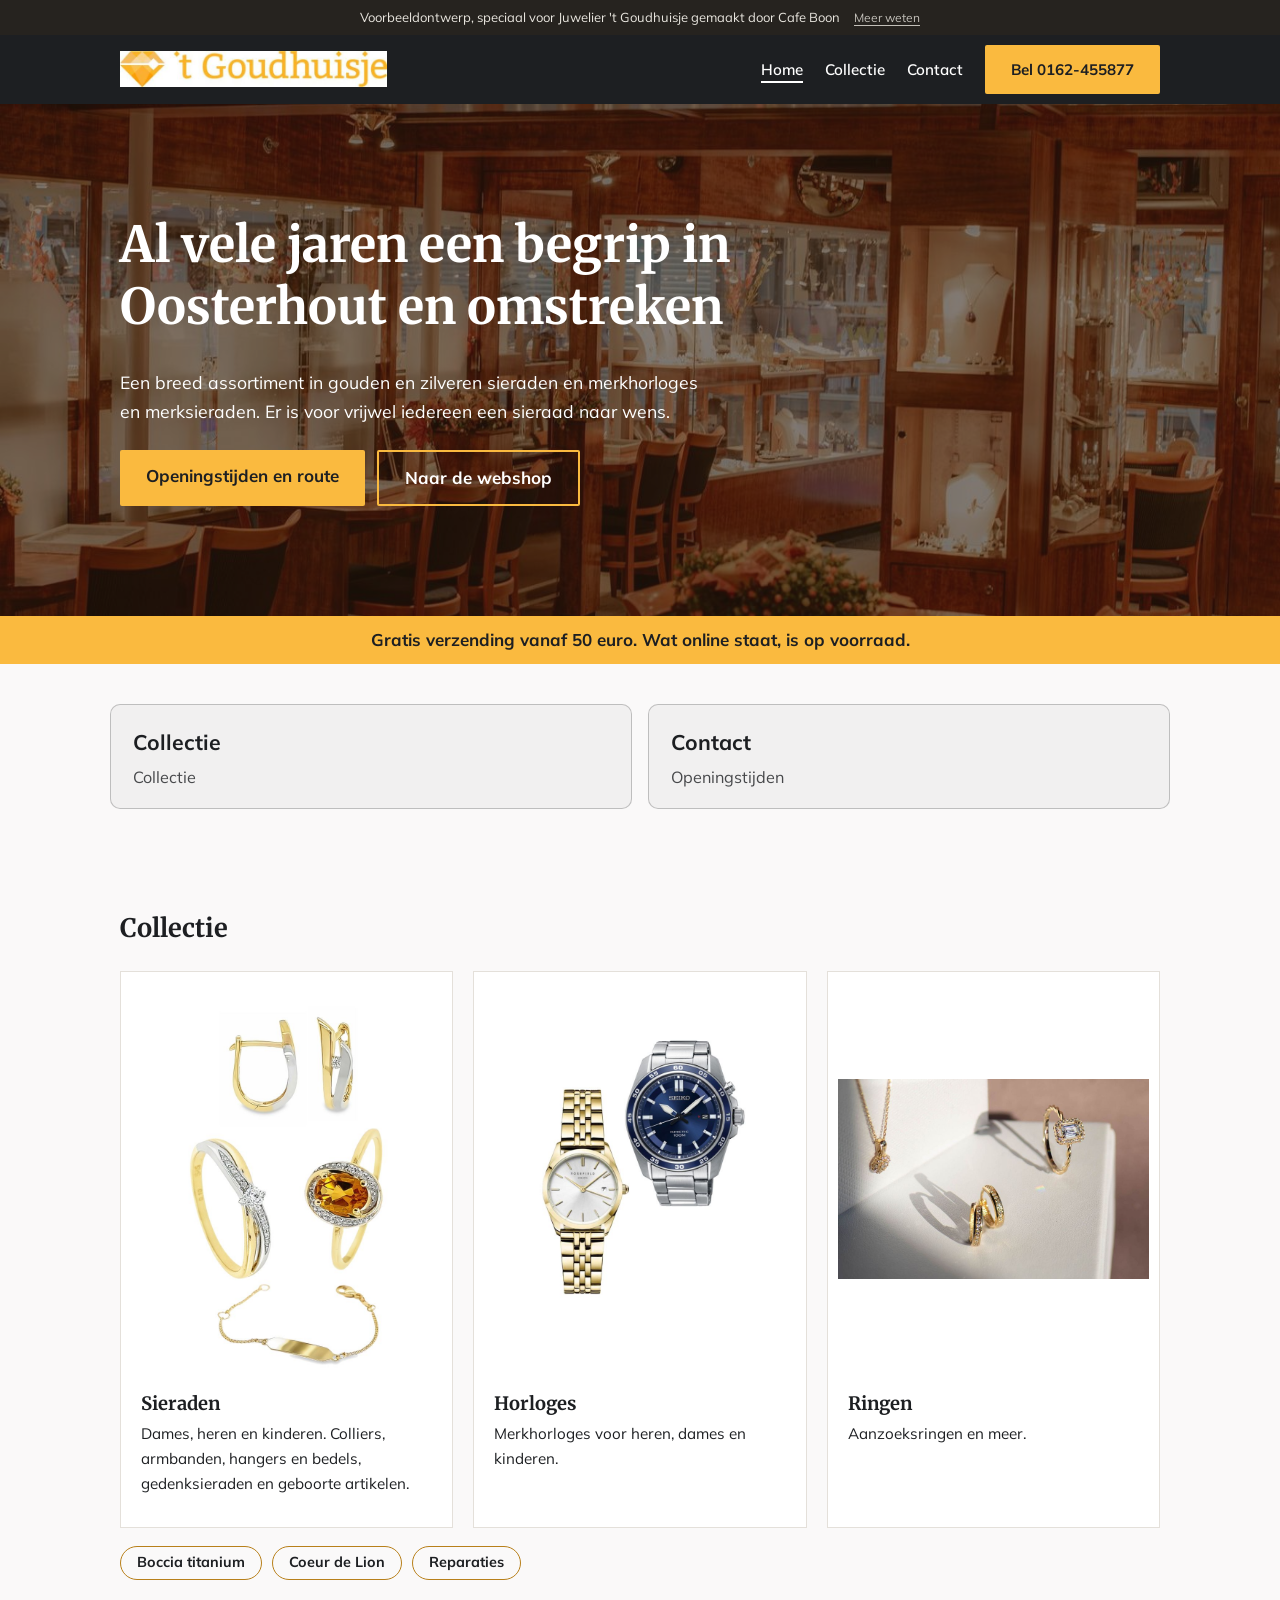
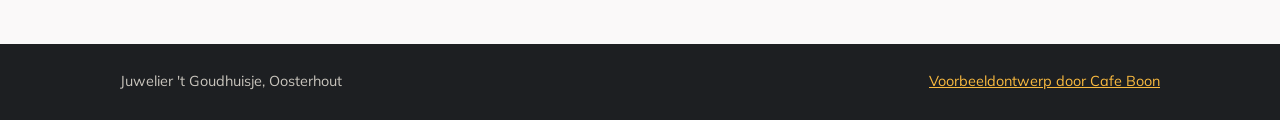
<file: index.html>
<!doctype html>
<html lang="nl">
<head>
<meta charset="utf-8">
<meta name="viewport" content="width=device-width,initial-scale=1">
<title>Juwelier 't Goudhuisje Oosterhout | Gouden en zilveren sieraden, merkhorloges en reparaties</title>
<meta name="description" content="Juwelier 't Goudhuisje in Oosterhout, Arendshof 49. Gouden en zilveren sieraden, merkhorloges, aanzoeksringen en reparaties. Wat online staat, is op voorraad.">
<meta name="robots" content="noindex">
<link rel="icon" type="image/png" href="images/favicon.png">
<meta property="og:title" content="Juwelier 't Goudhuisje Oosterhout">
<meta property="og:description" content="Gouden en zilveren sieraden, merkhorloges en reparaties in Oosterhout.">
<meta property="og:image" content="https://goudhuisje.cafeboon.com/images/og.jpg">
<meta property="og:type" content="website">
<link rel="preconnect" href="https://fonts.googleapis.com">
<link rel="preconnect" href="https://fonts.gstatic.com" crossorigin>
<link href="https://fonts.googleapis.com/css2?family=Merriweather:wght@700&family=Mulish:wght@400;600;700;800&display=swap" rel="stylesheet">
<link rel="stylesheet" href="style.css">
</head>
<body>
<div class="vb-banner" role="note"><span>Voorbeeldontwerp, speciaal voor Juwelier 't Goudhuisje gemaakt door Cafe Boon</span><a href="https://cafeboon.com">Meer weten</a></div>
<header><div class="wrap">
<a href="index.html"><img alt="Juwelier 't Goudhuisje" src="images/logo.jpg"/></a>
<nav><a aria-current="page" href="index.html">Home</a><a href="aanbod.html">Collectie</a><a href="contact.html">Contact</a><a class="btn" href="tel:0162455877">Bel 0162-455877</a></nav>
</div></header>
<div aria-label="Pagina's" class="sn-bar" role="navigation"><a aria-current="page" class="sn-link" href="index.html">Home</a><a class="sn-link" href="aanbod.html">Collectie</a><a class="sn-link" href="contact.html">Contact</a></div>
<main id="top">
<div class="hero">
<img alt="" class="bg" src="images/winkel.jpg"/>
<div class="wrap">
<h1>Al vele jaren een begrip in Oosterhout en omstreken</h1>
<p>Een breed assortiment in gouden en zilveren sieraden en merkhorloges en merksieraden. Er is voor vrijwel iedereen een sieraad naar wens.</p>
<div class="acts"><a class="btn" href="contact.html">Openingstijden en route</a><a class="btn alt" href="binnenkort.html">Naar de webshop</a></div>
</div>
</div>
<div class="bar">Gratis verzending vanaf 50 euro. Wat online staat, is op voorraad.</div>
<div class="sn-cards"><a class="sn-card" href="aanbod.html"><strong>Collectie</strong><span>Collectie</span></a><a class="sn-card" href="contact.html"><strong>Contact</strong><span>Openingstijden</span></a></div>
<section><div class="wrap">
<h2>Collectie</h2>
<div class="cols">
<div class="col"><img alt="Gouden sieraden" loading="lazy" src="images/sieraden.jpg"/><div><h3>Sieraden</h3><p>Dames, heren en kinderen. Colliers, armbanden, hangers en bedels, gedenksieraden en geboorte artikelen.</p></div></div>
<div class="col"><img alt="Horloges" loading="lazy" src="images/horloges.jpg"/><div><h3>Horloges</h3><p>Merkhorloges voor heren, dames en kinderen.</p></div></div>
<div class="col"><img alt="Trouwringen" loading="lazy" src="images/ringen.jpg"/><div><h3>Ringen</h3><p>Aanzoeksringen en meer.</p></div></div>
</div>
<ul class="tags"><li>Boccia titanium</li><li>Coeur de Lion</li><li>Reparaties</li></ul>
</div></section>
</main>
<footer><div class="wrap"><span>Juwelier 't Goudhuisje, Oosterhout</span><a href="https://cafeboon.com">Voorbeeldontwerp door Cafe Boon</a></div></footer>
<script>try{(function(){
var h={1:[13,17.5],2:[10,17.5],3:[10,17.5],4:[10,17.5],5:[10,18],6:[10,17],0:null};
var n=new Date(),d=n.getDay(),t=n.getHours()+n.getMinutes()/60;
var r=document.querySelector('tr[data-d="'+d+'"]');if(r)r.className='today';
var s=document.getElementById('status'),x=h[d];
if(x&&t>=x[0]&&t<x[1]){s.className='status open';s.textContent='Nu geopend'}
else{s.className='status closed';s.textContent='Nu gesloten'}
})();}catch(e){}</script>
</body></html>
</file>
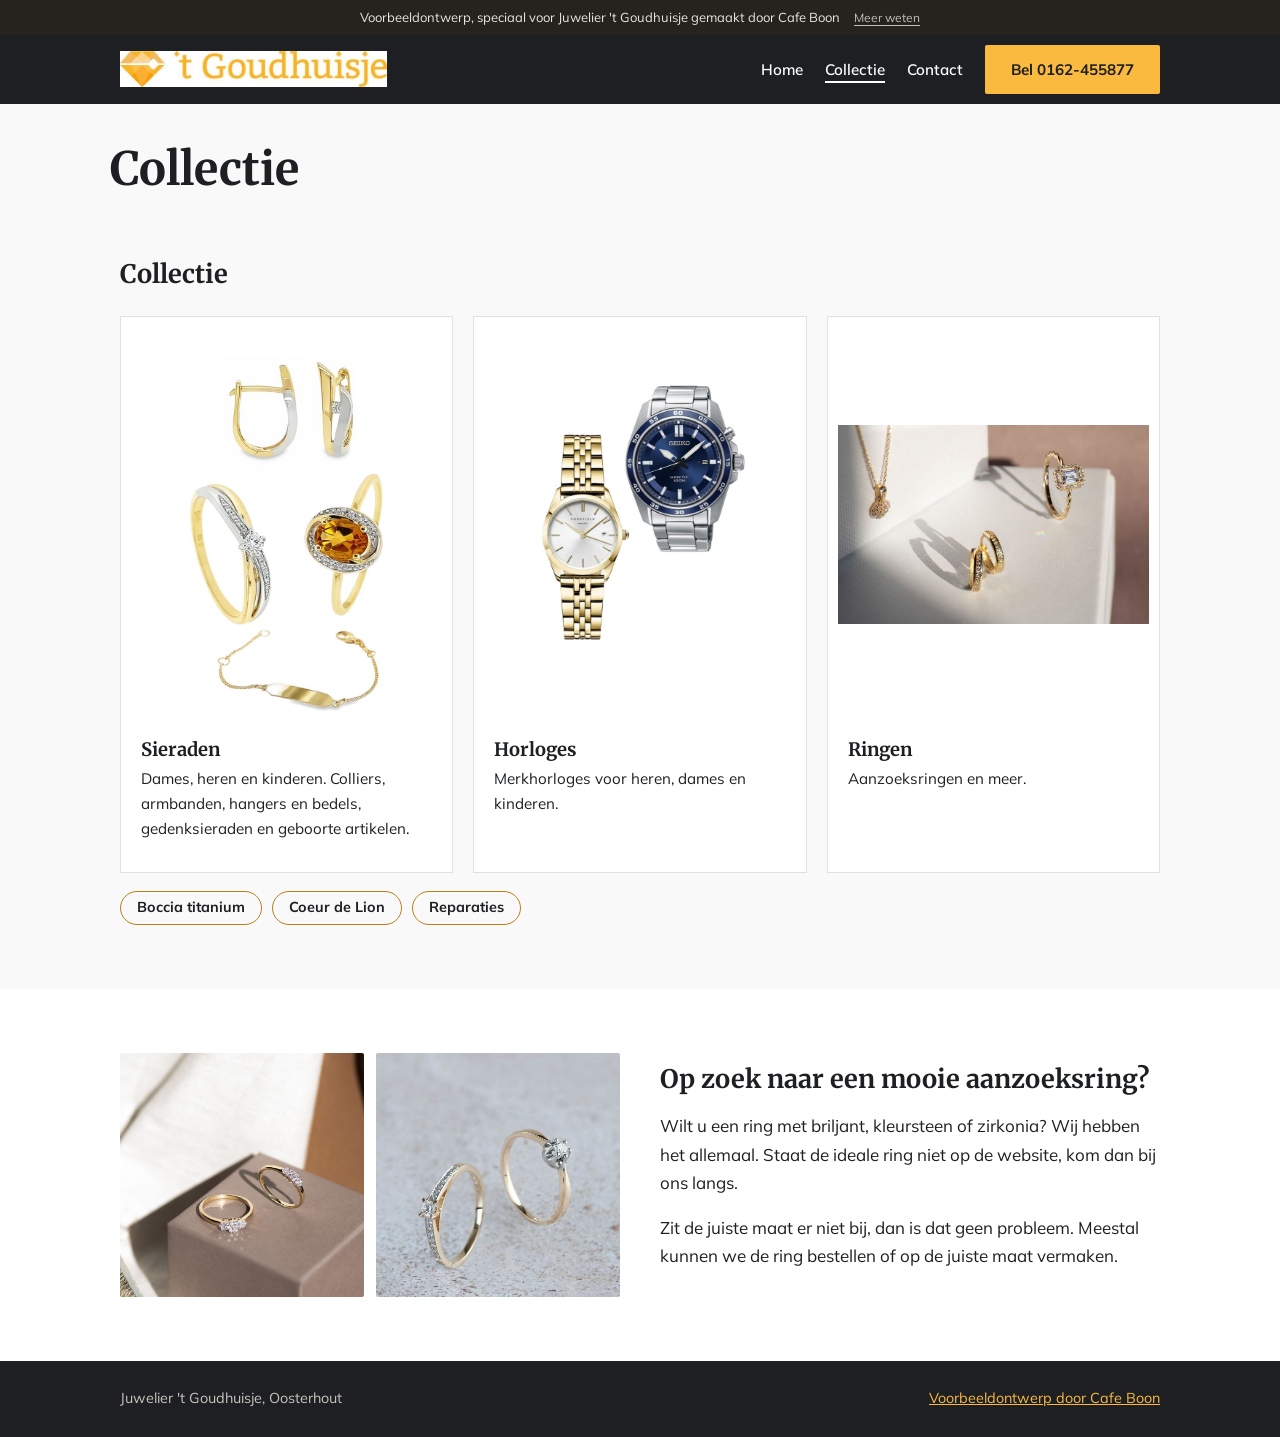
<file: aanbod.html>
<!doctype html>
<html lang="nl">
<head>
<meta charset="utf-8">
<meta name="viewport" content="width=device-width,initial-scale=1">
<title>Collectie | Juwelier 't Goudhuisje Oosterhout</title>
<meta name="description" content="Juwelier 't Goudhuisje in Oosterhout, Arendshof 49. Gouden en zilveren sieraden, merkhorloges, aanzoeksringen en reparaties. Wat online staat, is op voorraad.">
<meta name="robots" content="noindex">
<link rel="icon" type="image/png" href="images/favicon.png">
<meta property="og:title" content="Juwelier 't Goudhuisje Oosterhout">
<meta property="og:description" content="Gouden en zilveren sieraden, merkhorloges en reparaties in Oosterhout.">
<meta property="og:image" content="https://goudhuisje.cafeboon.com/images/og.jpg">
<meta property="og:type" content="website">
<link rel="preconnect" href="https://fonts.googleapis.com">
<link rel="preconnect" href="https://fonts.gstatic.com" crossorigin>
<link href="https://fonts.googleapis.com/css2?family=Merriweather:wght@700&family=Mulish:wght@400;600;700;800&display=swap" rel="stylesheet">
<link rel="stylesheet" href="style.css">
</head>
<body>
<div class="vb-banner" role="note"><span>Voorbeeldontwerp, speciaal voor Juwelier 't Goudhuisje gemaakt door Cafe Boon</span><a href="https://cafeboon.com">Meer weten</a></div>
<header><div class="wrap">
<a href="index.html"><img alt="Juwelier 't Goudhuisje" src="images/logo.jpg"/></a>
<nav><a href="index.html">Home</a><a aria-current="page" href="aanbod.html">Collectie</a><a href="contact.html">Contact</a><a class="btn" href="tel:0162455877">Bel 0162-455877</a></nav>
</div></header>
<div aria-label="Pagina's" class="sn-bar" role="navigation"><a class="sn-link" href="index.html">Home</a><a aria-current="page" class="sn-link" href="aanbod.html">Collectie</a><a class="sn-link" href="contact.html">Contact</a></div>
<main id="top">
<div class="sn-head"><h1>Collectie</h1></div>
<section id="collectie"><div class="wrap">
<h2>Collectie</h2>
<div class="cols">
<div class="col"><img alt="Gouden sieraden" loading="lazy" src="images/sieraden.jpg"/><div><h3>Sieraden</h3><p>Dames, heren en kinderen. Colliers, armbanden, hangers en bedels, gedenksieraden en geboorte artikelen.</p></div></div>
<div class="col"><img alt="Horloges" loading="lazy" src="images/horloges.jpg"/><div><h3>Horloges</h3><p>Merkhorloges voor heren, dames en kinderen.</p></div></div>
<div class="col"><img alt="Trouwringen" loading="lazy" src="images/ringen.jpg"/><div><h3>Ringen</h3><p>Aanzoeksringen en meer.</p></div></div>
</div>
<ul class="tags"><li>Boccia titanium</li><li>Coeur de Lion</li><li>Reparaties</li></ul>
</div></section>
<section class="ring" id="aanzoek"><div class="wrap">
<div class="imgs"><img alt="Aanzoeksringen in een doosje" loading="lazy" src="images/aanzoek.jpg"/><img alt="Ringen met briljant" loading="lazy" src="images/ring2.jpg"/></div>
<div>
<h2>Op zoek naar een mooie aanzoeksring?</h2>
<p>Wilt u een ring met briljant, kleursteen of zirkonia? Wij hebben het allemaal. Staat de ideale ring niet op de website, kom dan bij ons langs.</p>
<p>Zit de juiste maat er niet bij, dan is dat geen probleem. Meestal kunnen we de ring bestellen of op de juiste maat vermaken.</p>
</div>
</div></section>
</main>
<footer><div class="wrap"><span>Juwelier 't Goudhuisje, Oosterhout</span><a href="https://cafeboon.com">Voorbeeldontwerp door Cafe Boon</a></div></footer>
<script>try{(function(){
var h={1:[13,17.5],2:[10,17.5],3:[10,17.5],4:[10,17.5],5:[10,18],6:[10,17],0:null};
var n=new Date(),d=n.getDay(),t=n.getHours()+n.getMinutes()/60;
var r=document.querySelector('tr[data-d="'+d+'"]');if(r)r.className='today';
var s=document.getElementById('status'),x=h[d];
if(x&&t>=x[0]&&t<x[1]){s.className='status open';s.textContent='Nu geopend'}
else{s.className='status closed';s.textContent='Nu gesloten'}
})();}catch(e){}</script>
</body></html>
</file>
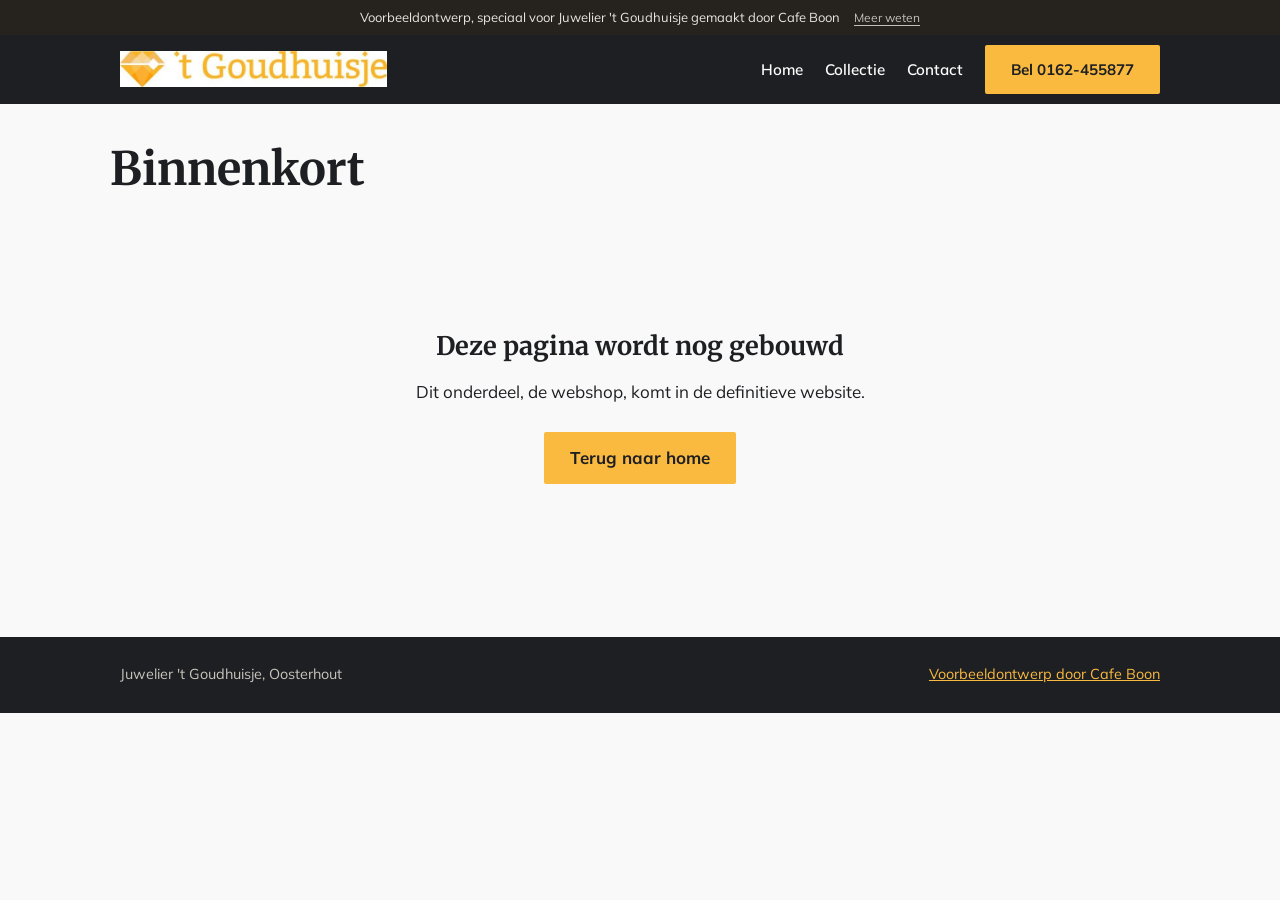
<file: binnenkort.html>
<!doctype html>
<html lang="nl">
<head>
<meta charset="utf-8">
<meta name="viewport" content="width=device-width,initial-scale=1">
<title>Binnenkort | Juwelier 't Goudhuisje Oosterhout</title>
<meta name="description" content="Juwelier 't Goudhuisje in Oosterhout, Arendshof 49. Gouden en zilveren sieraden, merkhorloges, aanzoeksringen en reparaties. Wat online staat, is op voorraad.">
<meta name="robots" content="noindex">
<link rel="icon" type="image/png" href="images/favicon.png">
<meta property="og:title" content="Juwelier 't Goudhuisje Oosterhout">
<meta property="og:description" content="Gouden en zilveren sieraden, merkhorloges en reparaties in Oosterhout.">
<meta property="og:image" content="https://goudhuisje.cafeboon.com/images/og.jpg">
<meta property="og:type" content="website">
<link rel="preconnect" href="https://fonts.googleapis.com">
<link rel="preconnect" href="https://fonts.gstatic.com" crossorigin>
<link href="https://fonts.googleapis.com/css2?family=Merriweather:wght@700&family=Mulish:wght@400;600;700;800&display=swap" rel="stylesheet">
<link rel="stylesheet" href="style.css">
</head>
<body>
<div class="vb-banner" role="note"><span>Voorbeeldontwerp, speciaal voor Juwelier 't Goudhuisje gemaakt door Cafe Boon</span><a href="https://cafeboon.com">Meer weten</a></div>
<header><div class="wrap">
<a href="index.html"><img alt="Juwelier 't Goudhuisje" src="images/logo.jpg"/></a>
<nav><a href="index.html">Home</a><a href="aanbod.html">Collectie</a><a href="contact.html">Contact</a><a class="btn" href="tel:0162455877">Bel 0162-455877</a></nav>
</div></header>
<div aria-label="Pagina's" class="sn-bar" role="navigation"><a class="sn-link" href="index.html">Home</a><a class="sn-link" href="aanbod.html">Collectie</a><a class="sn-link" href="contact.html">Contact</a></div>
<main id="top">
<div class="sn-head"><h1>Binnenkort</h1></div>
<section class="binnenkort"><div class="wrap" style="padding:72px 0;text-align:center"><h2>Deze pagina wordt nog gebouwd</h2><p style="max-width:34em;margin:14px auto 26px">Dit onderdeel, de webshop, komt in de definitieve website.</p><p><a class="btn" href="index.html">Terug naar home</a></p></div></section>
</main>
<footer><div class="wrap"><span>Juwelier 't Goudhuisje, Oosterhout</span><a href="https://cafeboon.com">Voorbeeldontwerp door Cafe Boon</a></div></footer>
</body></html>
</file>
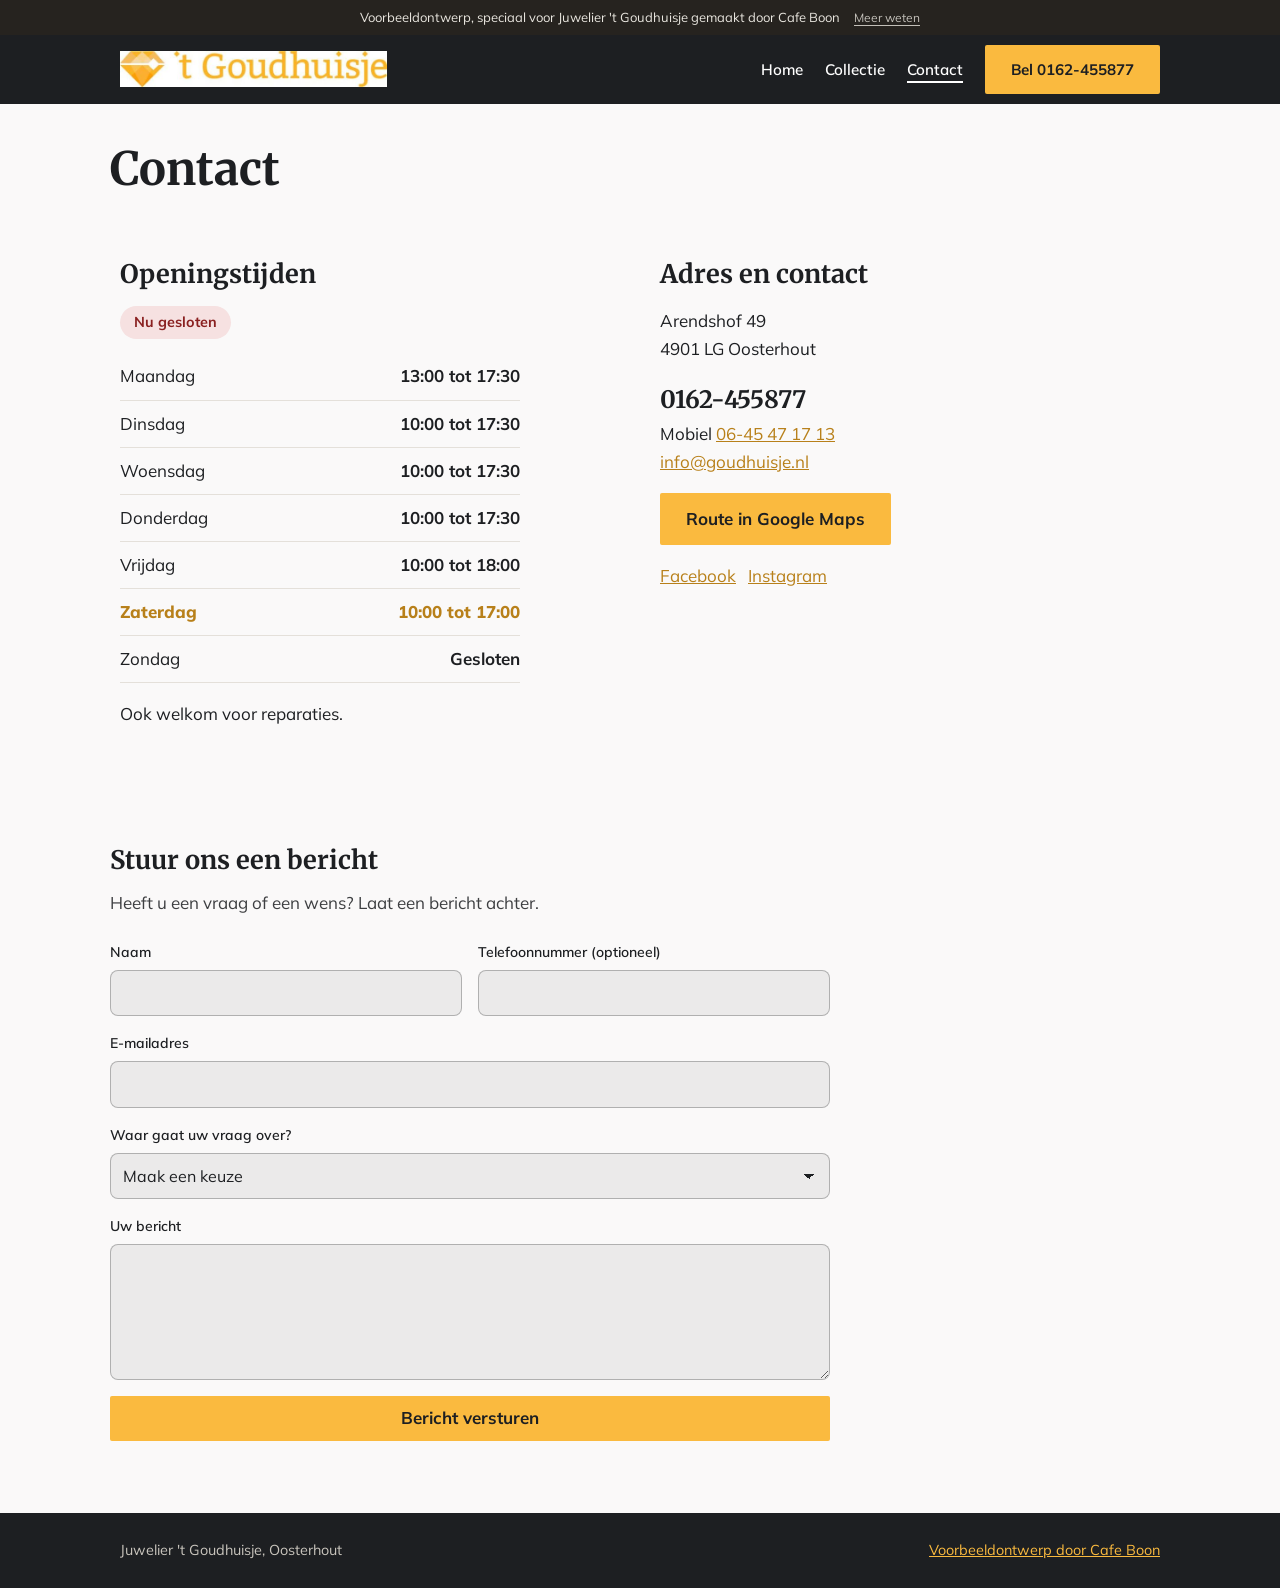
<file: contact.html>
<!doctype html>
<html lang="nl">
<head>
<meta charset="utf-8">
<meta name="viewport" content="width=device-width,initial-scale=1">
<title>Contact | Juwelier 't Goudhuisje Oosterhout</title>
<meta name="description" content="Juwelier 't Goudhuisje in Oosterhout, Arendshof 49. Gouden en zilveren sieraden, merkhorloges, aanzoeksringen en reparaties. Wat online staat, is op voorraad.">
<meta name="robots" content="noindex">
<link rel="icon" type="image/png" href="images/favicon.png">
<meta property="og:title" content="Juwelier 't Goudhuisje Oosterhout">
<meta property="og:description" content="Gouden en zilveren sieraden, merkhorloges en reparaties in Oosterhout.">
<meta property="og:image" content="https://goudhuisje.cafeboon.com/images/og.jpg">
<meta property="og:type" content="website">
<link rel="preconnect" href="https://fonts.googleapis.com">
<link rel="preconnect" href="https://fonts.gstatic.com" crossorigin>
<link href="https://fonts.googleapis.com/css2?family=Merriweather:wght@700&family=Mulish:wght@400;600;700;800&display=swap" rel="stylesheet">
<link rel="stylesheet" href="style.css">
</head>
<body>
<div class="vb-banner" role="note"><span>Voorbeeldontwerp, speciaal voor Juwelier 't Goudhuisje gemaakt door Cafe Boon</span><a href="https://cafeboon.com">Meer weten</a></div>
<header><div class="wrap">
<a href="index.html"><img alt="Juwelier 't Goudhuisje" src="images/logo.jpg"/></a>
<nav><a href="index.html">Home</a><a href="aanbod.html">Collectie</a><a aria-current="page" href="contact.html">Contact</a><a class="btn" href="tel:0162455877">Bel 0162-455877</a></nav>
</div></header>
<div aria-label="Pagina's" class="sn-bar" role="navigation"><a class="sn-link" href="index.html">Home</a><a class="sn-link" href="aanbod.html">Collectie</a><a aria-current="page" class="sn-link" href="contact.html">Contact</a></div>
<main id="top">
<div class="sn-head"><h1>Contact</h1></div>
<section class="visit" id="openingstijden"><div class="wrap">
<div>
<h2>Openingstijden</h2>
<div class="status" id="status"></div>
<table>
<tr data-d="1"><td>Maandag</td><td>13:00 tot 17:30</td></tr>
<tr data-d="2"><td>Dinsdag</td><td>10:00 tot 17:30</td></tr>
<tr data-d="3"><td>Woensdag</td><td>10:00 tot 17:30</td></tr>
<tr data-d="4"><td>Donderdag</td><td>10:00 tot 17:30</td></tr>
<tr data-d="5"><td>Vrijdag</td><td>10:00 tot 18:00</td></tr>
<tr data-d="6"><td>Zaterdag</td><td>10:00 tot 17:00</td></tr>
<tr data-d="0"><td>Zondag</td><td>Gesloten</td></tr>
</table>
<p>Ook welkom voor reparaties.</p>
</div>
<div>
<h2>Adres en contact</h2>
<p>Arendshof 49<br/>4901 LG Oosterhout</p>
<p><a class="big" href="tel:0162455877">0162-455877</a><br/>Mobiel <a href="tel:0645471713">06-45 47 17 13</a><br/><a href="mailto:info@goudhuisje.nl">info@goudhuisje.nl</a></p>
<p><a class="btn" href="https://www.google.com/maps/dir/?api=1&amp;destination=Arendshof+49+4901+LG+Oosterhout">Route in Google Maps</a></p>
<p><a href="https://facebook.com/juweliergoudhuisje">Facebook</a>   <a href="https://instagram.com/goudhuisje/">Instagram</a></p>
</div>
</div></section>
</main>
<section class="sn-formsec" id="formulier"><div class="sn-formwrap"><h2>Stuur ons een bericht</h2><p class="sn-lead">Heeft u een vraag of een wens? Laat een bericht achter.</p><form class="sn-form" id="sn-form"><div class="sn-field"><label for="naam">Naam</label><input id="naam" name="naam" type="text" required autocomplete="name"></div><div class="sn-field"><label for="tel">Telefoonnummer (optioneel)</label><input id="tel" name="tel" type="tel" autocomplete="tel"></div><div class="sn-field full"><label for="email">E-mailadres</label><input id="email" name="email" type="email" required autocomplete="email"></div><div class="sn-field full"><label for="keuze">Waar gaat uw vraag over?</label><select id="keuze" name="keuze" required><option value="">Maak een keuze</option><option>Sieraden</option><option>Horloges</option><option>Ringen</option><option>Reparaties</option></select></div><div class="sn-field full"><label for="opm">Uw bericht</label><textarea id="opm" name="opm" rows="5" required></textarea></div><div class="sn-field full"><button class="btn" type="submit">Bericht versturen</button></div></form></div></section>
<script>(function(){var f=document.getElementById('sn-form');if(!f)return;f.addEventListener('submit',function(e){e.preventDefault();if(!f.checkValidity()){f.reportValidity();return;}var d=document.createElement('div');d.className='sn-done';d.setAttribute('role','status');d.tabIndex=-1;d.innerHTML='<h2>Bedankt voor uw bericht</h2><p>Dit is een voorbeeldwebsite van Cafe Boon. Uw bericht is daarom niet verstuurd. Neem voor een echt antwoord contact op via <a href="tel:0162455877">0162-455877</a>.</p>';f.parentNode.replaceChild(d,f);d.focus();});})();</script>
<footer><div class="wrap"><span>Juwelier 't Goudhuisje, Oosterhout</span><a href="https://cafeboon.com">Voorbeeldontwerp door Cafe Boon</a></div></footer>
<script>try{(function(){
var h={1:[13,17.5],2:[10,17.5],3:[10,17.5],4:[10,17.5],5:[10,18],6:[10,17],0:null};
var n=new Date(),d=n.getDay(),t=n.getHours()+n.getMinutes()/60;
var r=document.querySelector('tr[data-d="'+d+'"]');if(r)r.className='today';
var s=document.getElementById('status'),x=h[d];
if(x&&t>=x[0]&&t<x[1]){s.className='status open';s.textContent='Nu geopend'}
else{s.className='status closed';s.textContent='Nu gesloten'}
})();}catch(e){}</script>
</body></html>
</file>
<file: style.css>
:root{--gold:#faba3f;--golddark:#b8801a;--ink:#1d1f22;--paper:#faf9f9;--line:#e4e0da}
*{box-sizing:border-box}
html{scroll-behavior:smooth}
body{margin:0;font-family:'Mulish',sans-serif;color:var(--ink);background:var(--paper);line-height:1.65;font-size:17px}
img{max-width:100%;display:block}
a{color:var(--golddark)}
h1,h2,h3{font-family:'Merriweather',serif;font-weight:700;line-height:1.25;margin:0 0 .6em}
.wrap{max-width:1080px;margin:0 auto;padding:0 20px}
header{background:var(--ink);position:sticky;top:0;z-index:10}
header .wrap{display:flex;align-items:center;justify-content:space-between;gap:12px;padding-top:10px;padding-bottom:10px}
header img{height:36px;width:auto}
nav{display:flex;gap:22px;align-items:center}
nav a{color:#fff;text-decoration:none;font-weight:600;font-size:.95rem}
.btn{display:inline-block;background:var(--gold);color:var(--ink)!important;padding:12px 26px;text-decoration:none;font-weight:700;border-radius:2px}
.btn.alt{background:transparent;color:#fff!important;border:2px solid var(--gold)}
.hero{position:relative;color:#fff;background:#2a1a0e}
.hero img.bg{position:absolute;inset:0;width:100%;height:100%;object-fit:cover;opacity:.45}
.hero .wrap{position:relative;padding-top:110px;padding-bottom:110px}
.hero h1{font-size:clamp(1.9rem,5vw,3.1rem);max-width:15em}
.hero p{max-width:34em;font-size:1.1rem}
.acts{display:flex;gap:12px;flex-wrap:wrap;margin-top:24px}
.bar{background:var(--gold);color:var(--ink);font-weight:700;text-align:center;padding:10px 20px}
section{padding:64px 0}
.cols{display:grid;grid-template-columns:repeat(3,1fr);gap:20px;margin-top:26px}
.col{background:#fff;border:1px solid var(--line)}
.col img{width:100%;aspect-ratio:4/5;object-fit:contain;background:#fff;padding:10px}
.col div{padding:6px 20px 22px}
.col h3{font-size:1.15rem;margin-bottom:.3em}
.col p{margin:0 0 .6em;font-size:.95rem}
.ring{background:#fff}
.ring .wrap{display:grid;grid-template-columns:1fr 1fr;gap:40px;align-items:center}
.ring img{width:100%;border-radius:2px}
.imgs{display:grid;grid-template-columns:1fr 1fr;gap:12px}
.imgs img{aspect-ratio:1/1;object-fit:cover}
.tags{display:flex;flex-wrap:wrap;gap:10px;padding:0;list-style:none;margin:18px 0 0}
.tags li{border:1px solid var(--golddark);padding:4px 16px;border-radius:99px;font-weight:700;font-size:.9rem}
.visit .wrap{display:grid;grid-template-columns:1fr 1fr;gap:40px}
table{border-collapse:collapse;width:100%;max-width:400px}
td{padding:9px 0;border-bottom:1px solid var(--line)}
td:last-child{text-align:right;font-weight:700}
tr.today td{color:var(--golddark);font-weight:800}
.status{display:inline-block;margin:0 0 14px;padding:5px 14px;border-radius:99px;font-weight:700;font-size:.9rem}
.status.open{background:#dff3e3;color:#17652b}
.status.closed{background:#f6e1e1;color:#8a2020}
.big{font-family:'Merriweather',serif;font-size:1.5rem;font-weight:700;text-decoration:none;color:var(--ink)}
footer{background:var(--ink);color:#c9c5bd;padding:26px 0;font-size:.9rem}
footer a{color:var(--gold)}
footer .wrap{display:flex;justify-content:space-between;flex-wrap:wrap;gap:8px}
@media(max-width:820px){
.cols,.ring .wrap,.visit .wrap{grid-template-columns:1fr}
nav a:not(.btn){display:none}
.hero .wrap{padding-top:64px;padding-bottom:64px}
section{padding:42px 0}
}
@media(max-width:520px){header .btn{padding:9px 14px;white-space:nowrap;font-size:14px}}
/* sitenav:start */
.sn-bar{display:none;gap:6px;overflow-x:auto;white-space:nowrap;-webkit-overflow-scrolling:touch;padding:8px 12px;background:inherit;color:inherit;font:inherit;line-height:1.2;border-bottom:1px solid rgba(128,128,128,.35);box-sizing:border-box;max-width:100%}
.sn-bar a.sn-link{flex:0 0 auto;padding:9px 15px;border-radius:999px;color:inherit;text-decoration:none;font-size:15px;font-weight:600;letter-spacing:0;text-transform:none;margin:0}
.sn-bar a.sn-link[aria-current="page"]{background:rgba(128,128,128,.2);box-shadow:inset 0 -2px 0 currentColor}
@media(max-width:820px){.sn-bar{display:flex}}
nav a[aria-current="page"]:not(.cta):not(.btn):not(.call){text-decoration:underline;text-underline-offset:6px;text-decoration-thickness:2px}
.sn-head{max-width:1100px;margin:0 auto;padding:40px 20px 0;box-sizing:border-box}
.sn-head h1{margin:0;color:inherit;font-size:clamp(30px,5vw,46px);line-height:1.1}
.sn-cards{max-width:1100px;margin:0 auto;padding:40px 20px;display:grid;grid-template-columns:repeat(auto-fit,minmax(230px,1fr));gap:16px;box-sizing:border-box}
.sn-card{display:block;padding:20px 22px;border:1px solid rgba(128,128,128,.45);border-radius:10px;background:rgba(128,128,128,.07);color:inherit;text-decoration:none;min-width:0}
.sn-card strong{display:block;font-size:1.25em;margin:0 0 6px;color:inherit}
.sn-card span{display:block;opacity:.8;font-size:.95em;line-height:1.4}
.sn-card:hover,.sn-card:focus-visible{border-color:currentColor}
/* sitenav:end */
/* voorbeeld-formulier:start */
@layer sn{.sn-form button.btn{border:0;font:inherit;cursor:pointer;line-height:1.2}}
.sn-formsec{padding:36px 0 72px}
.sn-formwrap{max-width:1100px;margin:0 auto;padding:0 20px;box-sizing:border-box}
.sn-formwrap>h2{margin:0 0 12px}
.sn-formwrap>.sn-lead,.sn-formwrap>.sn-form,.sn-formwrap>.sn-done{max-width:720px}
.sn-formwrap .sn-lead{margin:0 0 24px;opacity:.85}
.sn-form{display:grid;grid-template-columns:1fr 1fr;gap:16px}
.sn-field{display:flex;flex-direction:column;gap:6px;min-width:0;text-align:left}
.sn-field.full{grid-column:1/-1}
.sn-field label{font-size:14px;font-weight:600}
.sn-field input,.sn-field select,.sn-field textarea{font:inherit;font-size:16px;line-height:1.4;color:inherit;background:rgba(128,128,128,.12);border:1px solid rgba(128,128,128,.55);border-radius:8px;padding:11px 12px;width:100%;box-sizing:border-box;min-width:0;max-width:100%;-webkit-appearance:none;appearance:none}
.sn-field select{background-image:linear-gradient(45deg,transparent 50%,currentColor 50%),linear-gradient(135deg,currentColor 50%,transparent 50%);background-position:calc(100% - 20px) 50%,calc(100% - 15px) 50%;background-size:5px 5px;background-repeat:no-repeat;padding-right:38px}
.sn-field select option{color:#111;background:#fff}
.sn-field textarea{resize:vertical}
.sn-field input:focus,.sn-field select:focus,.sn-field textarea:focus{outline:2px solid currentColor;outline-offset:1px}
.sn-done{padding:28px;border:1px solid rgba(128,128,128,.55);border-radius:12px;background:rgba(128,128,128,.1)}
.sn-done h2{margin:0 0 10px}
.sn-done p{margin:0}
.sn-done a{text-decoration:underline;text-underline-offset:3px;font-weight:600}
.sn-formlink{padding:0 0 56px}
@media(max-width:640px){.sn-form{grid-template-columns:1fr}.sn-formsec{padding:24px 0 56px}}
/* voorbeeld-formulier:end */
/* voorbeeldbanner:start */
.vb-banner{display:flex;flex-wrap:wrap;justify-content:center;align-items:baseline;gap:2px 14px;padding:8px 16px;background:#26231f;color:#e9e6df;font-size:13px;line-height:1.45;letter-spacing:0;text-transform:none;font-weight:400;text-align:center;position:relative;z-index:1000}
.vb-banner a{color:inherit;opacity:.8;text-decoration:underline;text-underline-offset:3px;font-size:12px;font-weight:400;white-space:nowrap;letter-spacing:0;text-transform:none}
.vb-banner a:hover{opacity:1}
/* voorbeeldbanner:end */
</file>
